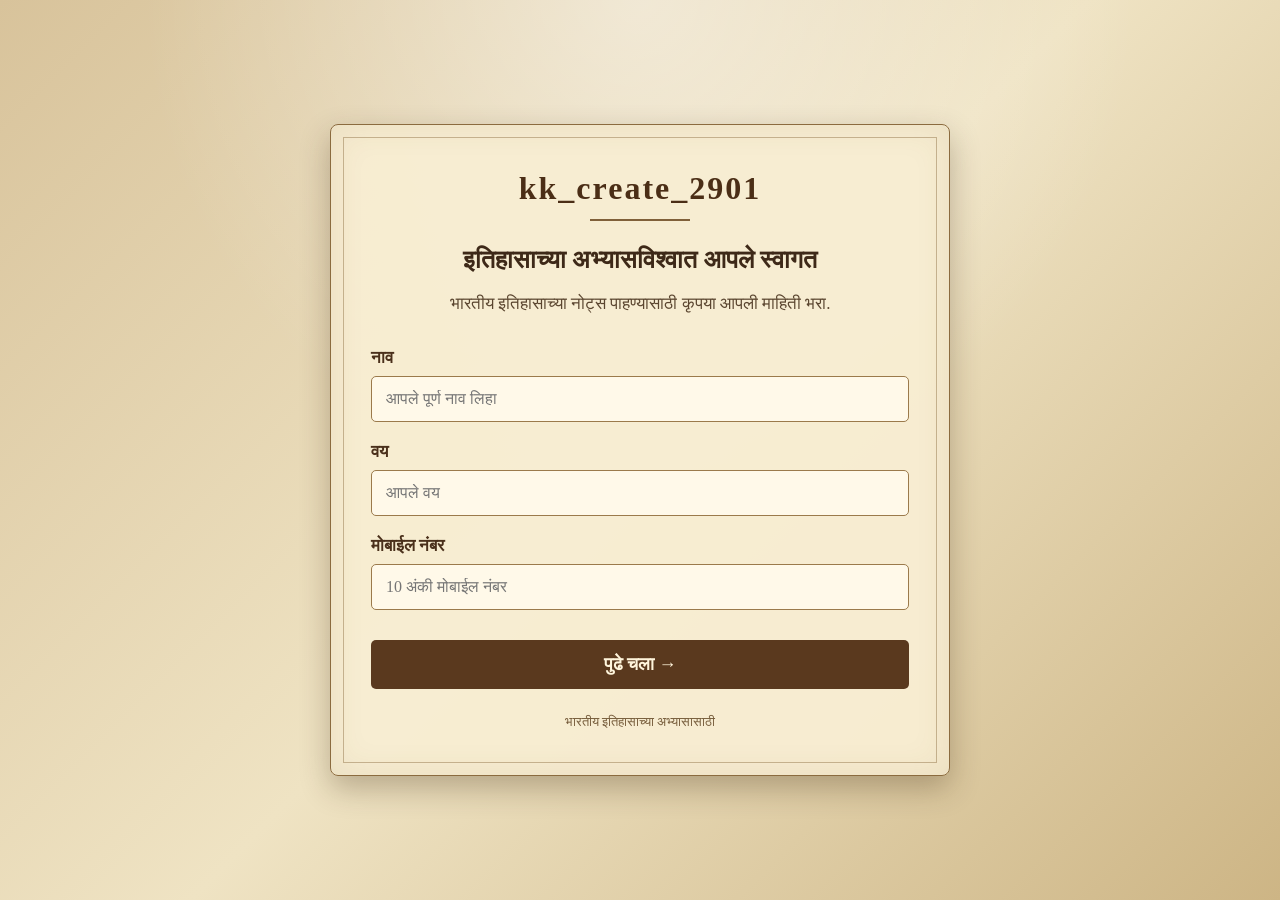
<file: index.html>
<!DOCTYPE html>
<html lang="mr">

<head>

    <meta charset="UTF-8">

    <meta name="viewport"
          content="width=device-width, initial-scale=1.0">

    <title>kk_create_2901 | इतिहासाच्या नोट्स</title>

    <link rel="stylesheet" href="style.css">

</head>


<body>

    <main class="container">

        <div class="logo">
            kk_create_2901
        </div>

        <div class="divider"></div>


        <h2>
            इतिहासाच्या अभ्यासविश्वात आपले स्वागत
        </h2>


        <p class="description">
            भारतीय इतिहासाच्या नोट्स पाहण्यासाठी
            कृपया आपली माहिती भरा.
        </p>


        <form action="subjects.html">

            <div class="form-group">

                <label for="name">
                    नाव
                </label>

                <input
                    type="text"
                    id="name"
                    name="name"
                    placeholder="आपले पूर्ण नाव लिहा"
                    required>

            </div>


            <div class="form-group">

                <label for="age">
                    वय
                </label>

                <input
                    type="number"
                    id="age"
                    name="age"
                    placeholder="आपले वय"
                    min="1"
                    max="120"
                    required>

            </div>


            <div class="form-group">

                <label for="mobile">
                    मोबाईल नंबर
                </label>

                <input
                    type="tel"
                    id="mobile"
                    name="mobile"
                    placeholder="10 अंकी मोबाईल नंबर"
                    maxlength="10"
                    required>

            </div>


            <button
                type="submit"
                class="continue-btn">

                पुढे चला →

            </button>

        </form>


        <div class="footer">
            भारतीय इतिहासाच्या अभ्यासासाठी
        </div>

    </main>

</body>

</html>
</file>
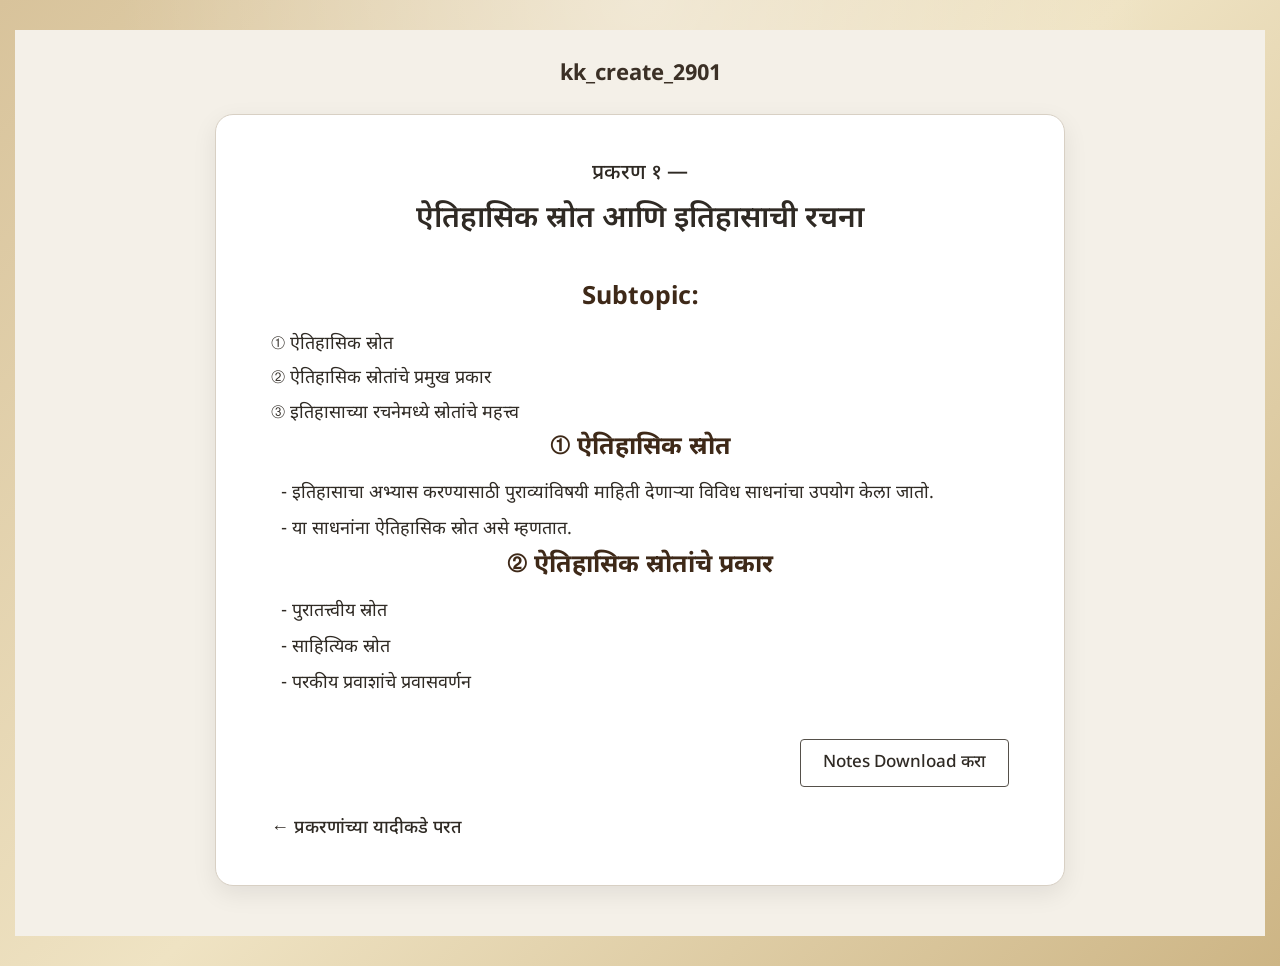
<file: chapter-01.html>
<!DOCTYPE html>
<html lang="mr">

<head>
    <meta charset="UTF-8">
    <meta name="viewport" content="width=device-width, initial-scale=1.0">

    <title>प्रकरण १ — ऐतिहासिक स्रोत आणि इतिहासाची रचना</title>

    <link rel="stylesheet" href="style.css">

    <link href="https://fonts.googleapis.com/css2?family=Noto+Sans+Devanagari:wght@400;500;600;700&display=swap" rel="stylesheet">
</head>

<body>

    <div class="notes-page">

        <!-- Website Name -->

        <div class="notes-logo">
            kk_create_2901
        </div>


        <!-- Main Notes Box -->

        <div class="notes-box">

            <!-- Chapter Heading -->

            <div class="chapter-heading">

                <div class="chapter-number">
                    प्रकरण १ —
                </div>

                <h1>
                    ऐतिहासिक स्रोत आणि इतिहासाची रचना
                </h1>

            </div>


            <!-- Subtopic List -->

            <div class="subtopic-section">

                <h2>Subtopic:</h2>

                <div class="subtopic-list">

                    <div>① ऐतिहासिक स्रोत</div>

                    <div>② ऐतिहासिक स्रोतांचे प्रमुख प्रकार</div>

                    <div>③ इतिहासाच्या रचनेमध्ये स्रोतांचे महत्त्व</div>

                </div>

            </div>


            <!-- Subtopic 1 -->

            <section class="note-section">

                <h2>
                    ① ऐतिहासिक स्रोत
                </h2>

                <div class="note-points">

                    <p>
                        - इतिहासाचा अभ्यास करण्यासाठी पुराव्यांविषयी माहिती देणाऱ्या विविध साधनांचा उपयोग केला जातो.
                    </p>

                    <p>
                        - या साधनांना ऐतिहासिक स्रोत असे म्हणतात.
                    </p>

                </div>

            </section>


            <!-- Subtopic 2 -->

            <section class="note-section">

                <h2>
                    ② ऐतिहासिक स्रोतांचे प्रकार
                </h2>

                <div class="note-points">

                    <p>
                        - पुरातत्त्वीय स्रोत
                    </p>

                    <p>
                        - साहित्यिक स्रोत
                    </p>

                    <p>
                        - परकीय प्रवाशांचे प्रवासवर्णन
                    </p>

                </div>

            </section>


            <!-- Download Button -->

            <div class="download-area">

                <button class="download-button" type="button">
                    Notes Download करा
                </button>

            </div>


            <!-- Back -->

            <a href="chapters-ancient.html" class="back-link">
                ← प्रकरणांच्या यादीकडे परत
            </a>

        </div>

    </div>

</body>

</html>
</file>
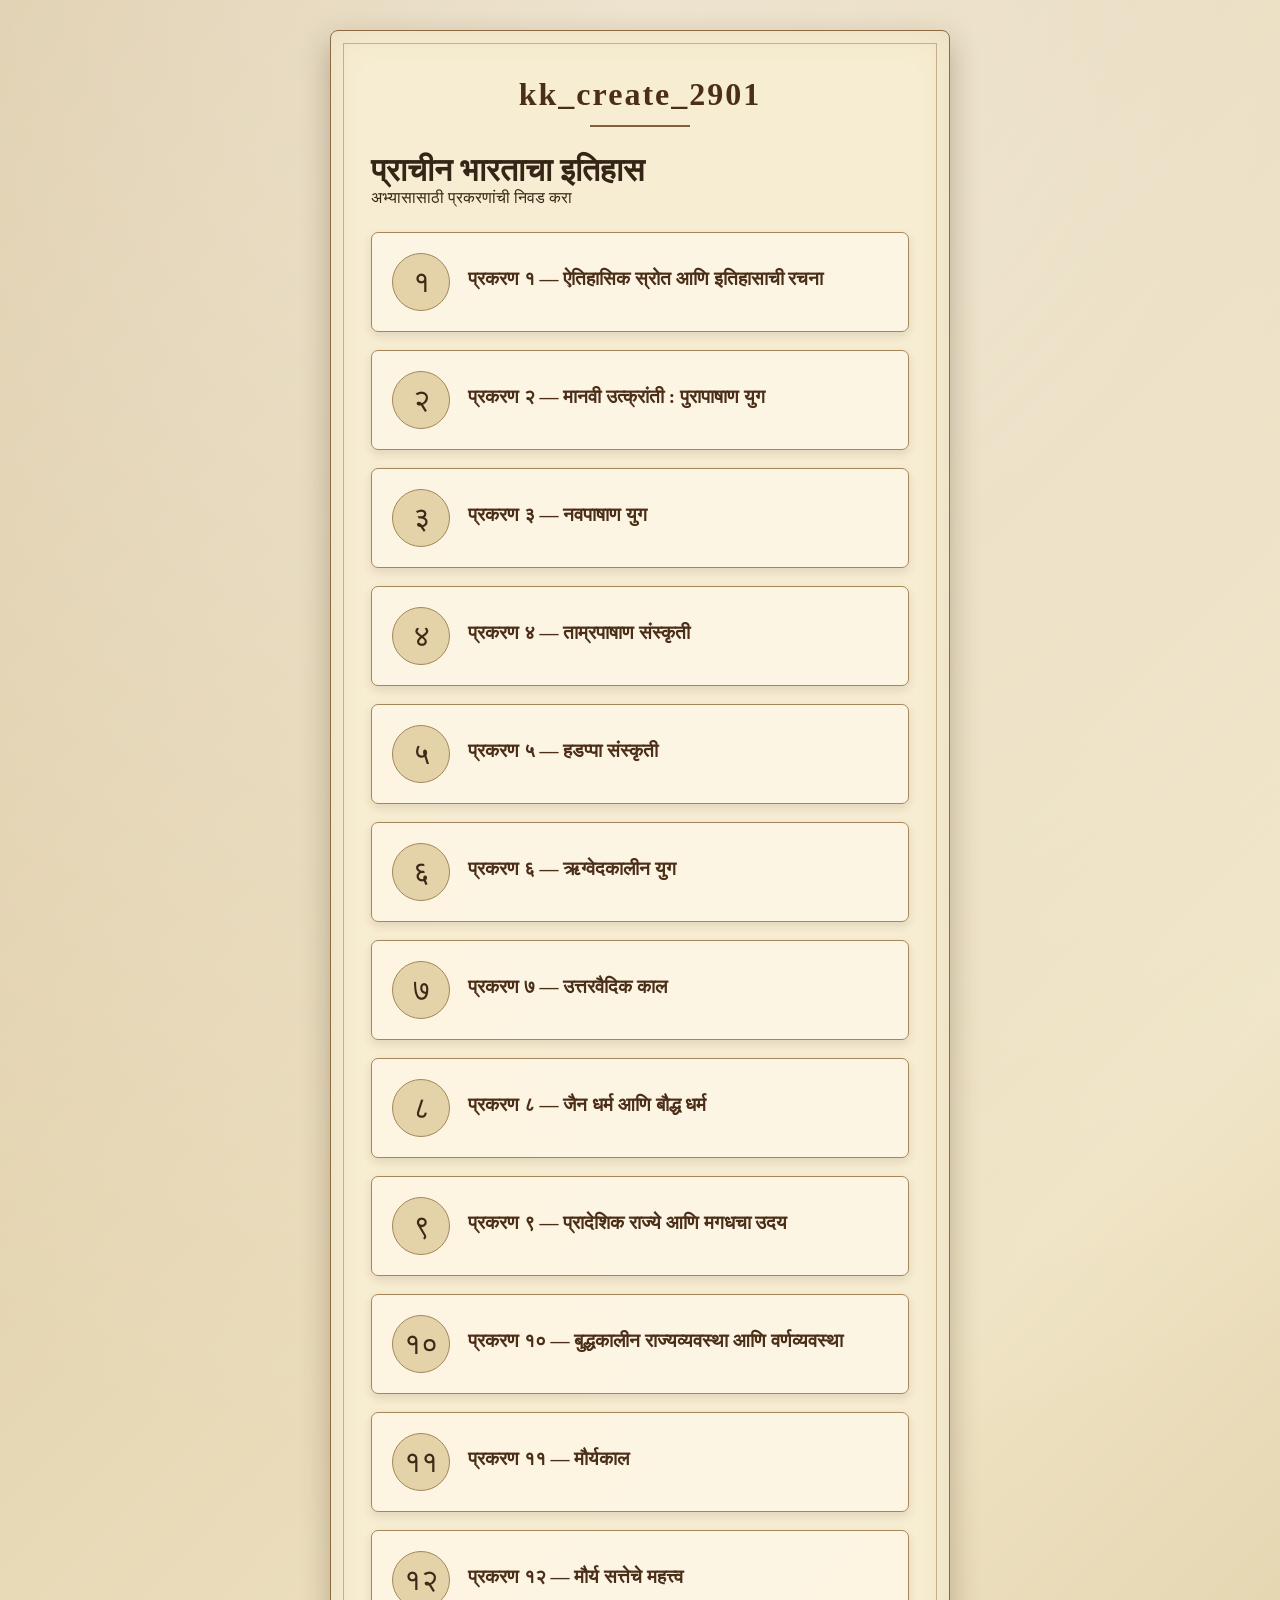
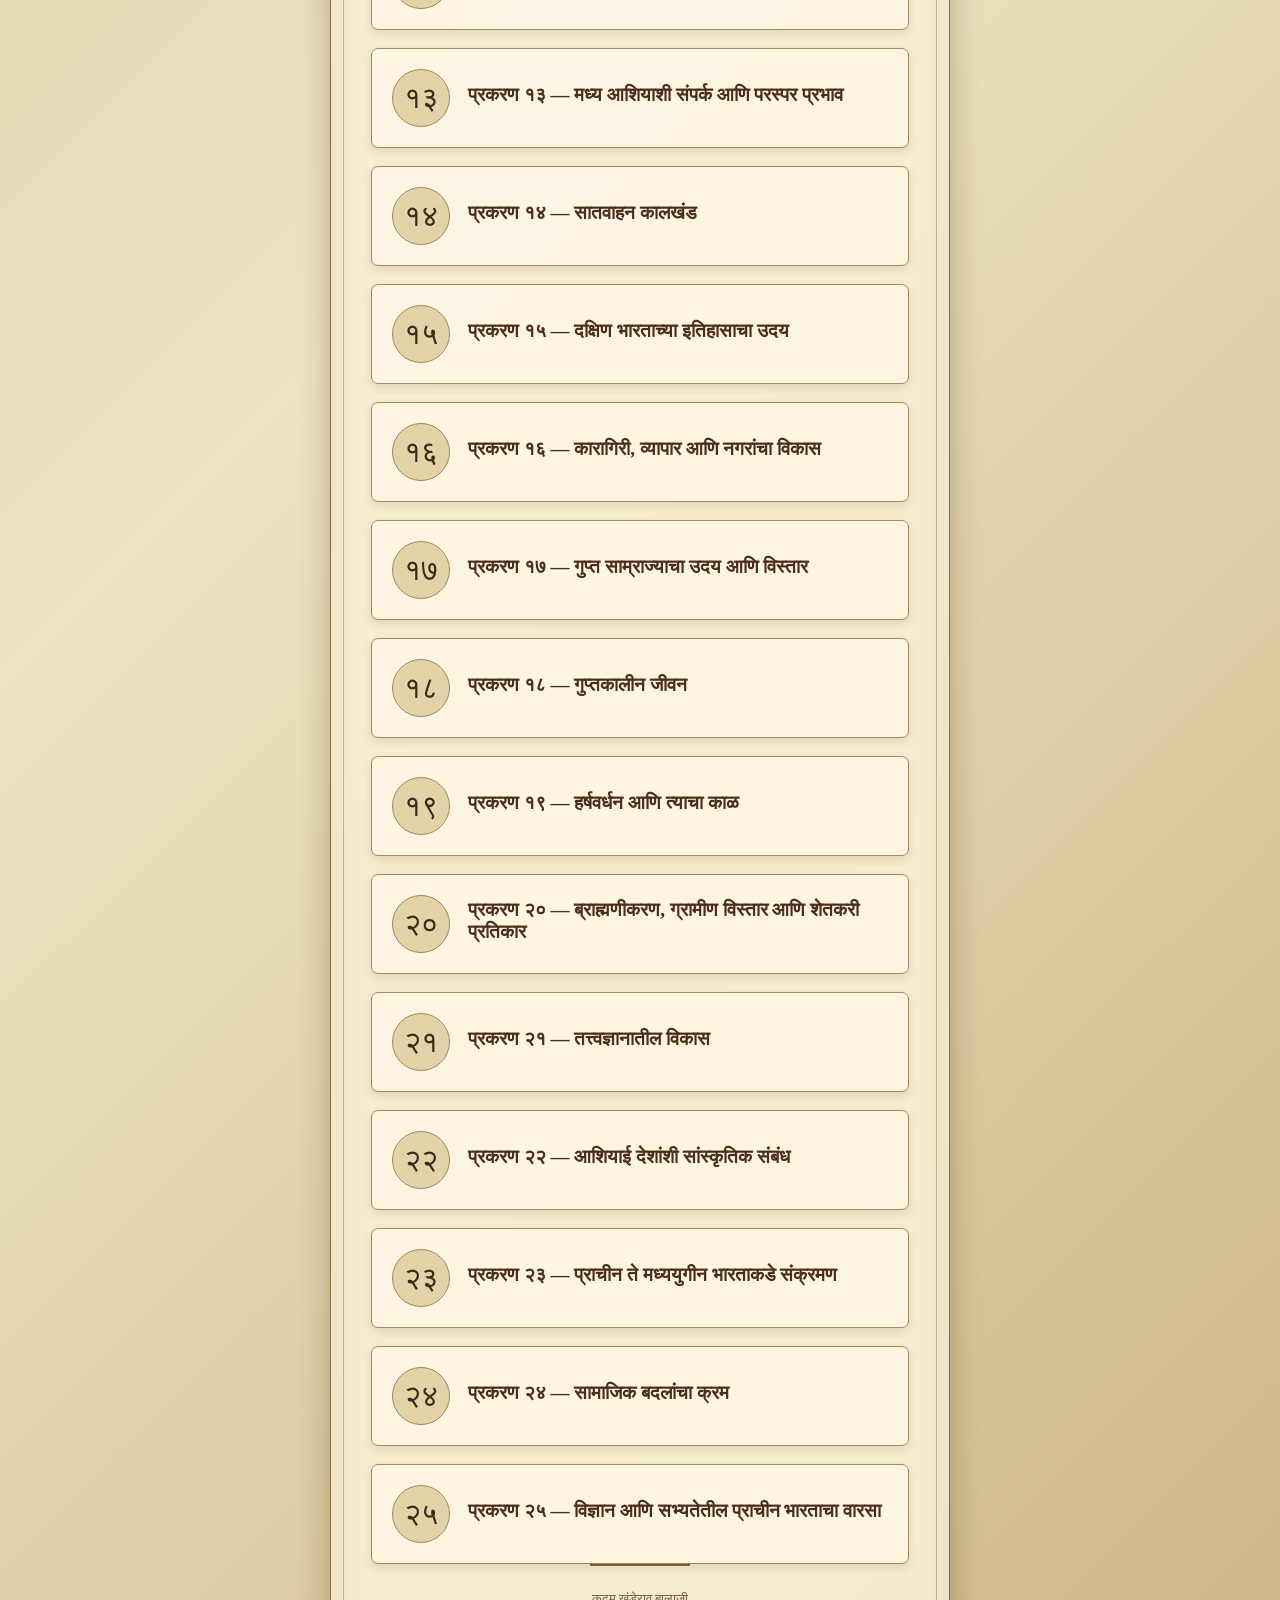
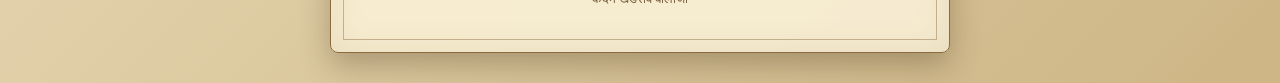
<file: chapters-ancient.html>
<!DOCTYPE html>
<html lang="mr">
<head>
    <meta charset="UTF-8">
    <meta name="viewport" content="width=device-width, initial-scale=1.0">

    <title>प्राचीन भारताचा इतिहास - प्रकरणे</title>

    <link rel="stylesheet" href="style.css">
</head>

<body>

    <div class="container">

        <div class="logo">
            kk_create_2901
        </div>

        <div class="divider"></div>

        <h1>प्राचीन भारताचा इतिहास</h1>

        <p class="subtitle">
            अभ्यासासाठी प्रकरणांची निवड करा
        </p>

        <div class="subject-list">

            <a href="chapter.html" class="subject-card">
                <div class="subject-icon">१</div>
                <h3>प्रकरण १ — ऐतिहासिक स्रोत आणि इतिहासाची रचना</h3>
            </a>

            <a href="chapter.html?chapter=2" class="subject-card">
                <div class="subject-icon">२</div>
                <h3>प्रकरण २ — मानवी उत्क्रांती : पुरापाषाण युग</h3>
            </a>

            <a href="chapter.html?chapter=3" class="subject-card">
                <div class="subject-icon">३</div>
                <h3>प्रकरण ३ — नवपाषाण युग</h3>
            </a>

            <a href="chapter.html?chapter=4" class="subject-card">
                <div class="subject-icon">४</div>
                <h3>प्रकरण ४ — ताम्रपाषाण संस्कृती</h3>
            </a>

            <a href="chapter.html?chapter=5" class="subject-card">
                <div class="subject-icon">५</div>
                <h3>प्रकरण ५ — हडप्पा संस्कृती</h3>
            </a>

            <a href="chapter.html?chapter=6" class="subject-card">
                <div class="subject-icon">६</div>
                <h3>प्रकरण ६ — ऋग्वेदकालीन युग</h3>
            </a>

            <a href="chapter.html?chapter=7" class="subject-card">
                <div class="subject-icon">७</div>
                <h3>प्रकरण ७ — उत्तरवैदिक काल</h3>
            </a>

            <a href="chapter.html?chapter=8" class="subject-card">
                <div class="subject-icon">८</div>
                <h3>प्रकरण ८ — जैन धर्म आणि बौद्ध धर्म</h3>
            </a>

            <a href="chapter.html?chapter=9" class="subject-card">
                <div class="subject-icon">९</div>
                <h3>प्रकरण ९ — प्रादेशिक राज्ये आणि मगधचा उदय</h3>
            </a>

            <a href="chapter.html?chapter=10" class="subject-card">
                <div class="subject-icon">१०</div>
                <h3>प्रकरण १० — बुद्धकालीन राज्यव्यवस्था आणि वर्णव्यवस्था</h3>
            </a>

            <a href="chapter.html?chapter=11" class="subject-card">
                <div class="subject-icon">११</div>
                <h3>प्रकरण ११ — मौर्यकाल</h3>
            </a>

            <a href="chapter.html?chapter=12" class="subject-card">
                <div class="subject-icon">१२</div>
                <h3>प्रकरण १२ — मौर्य सत्तेचे महत्त्व</h3>
            </a>

            <a href="chapter.html?chapter=13" class="subject-card">
                <div class="subject-icon">१३</div>
                <h3>प्रकरण १३ — मध्य आशियाशी संपर्क आणि परस्पर प्रभाव</h3>
            </a>

            <a href="chapter.html?chapter=14" class="subject-card">
                <div class="subject-icon">१४</div>
                <h3>प्रकरण १४ — सातवाहन कालखंड</h3>
            </a>

            <a href="chapter.html?chapter=15" class="subject-card">
                <div class="subject-icon">१५</div>
                <h3>प्रकरण १५ — दक्षिण भारताच्या इतिहासाचा उदय</h3>
            </a>

            <a href="chapter.html?chapter=16" class="subject-card">
                <div class="subject-icon">१६</div>
                <h3>प्रकरण १६ — कारागिरी, व्यापार आणि नगरांचा विकास</h3>
            </a>

            <a href="chapter.html?chapter=17" class="subject-card">
                <div class="subject-icon">१७</div>
                <h3>प्रकरण १७ — गुप्त साम्राज्याचा उदय आणि विस्तार</h3>
            </a>

            <a href="chapter.html?chapter=18" class="subject-card">
                <div class="subject-icon">१८</div>
                <h3>प्रकरण १८ — गुप्तकालीन जीवन</h3>
            </a>

            <a href="chapter.html?chapter=19" class="subject-card">
                <div class="subject-icon">१९</div>
                <h3>प्रकरण १९ — हर्षवर्धन आणि त्याचा काळ</h3>
            </a>

            <a href="chapter.html?chapter=20" class="subject-card">
                <div class="subject-icon">२०</div>
                <h3>प्रकरण २० — ब्राह्मणीकरण, ग्रामीण विस्तार आणि शेतकरी प्रतिकार</h3>
            </a>

            <a href="chapter.html?chapter=21" class="subject-card">
                <div class="subject-icon">२१</div>
                <h3>प्रकरण २१ — तत्त्वज्ञानातील विकास</h3>
            </a>

            <a href="chapter.html?chapter=22" class="subject-card">
                <div class="subject-icon">२२</div>
                <h3>प्रकरण २२ — आशियाई देशांशी सांस्कृतिक संबंध</h3>
            </a>

            <a href="chapter.html?chapter=23" class="subject-card">
                <div class="subject-icon">२३</div>
                <h3>प्रकरण २३ — प्राचीन ते मध्ययुगीन भारताकडे संक्रमण</h3>
            </a>

            <a href="chapter.html?chapter=24" class="subject-card">
                <div class="subject-icon">२४</div>
                <h3>प्रकरण २४ — सामाजिक बदलांचा क्रम</h3>
            </a>

            <a href="chapter.html?chapter=25" class="subject-card">
                <div class="subject-icon">२५</div>
                <h3>प्रकरण २५ — विज्ञान आणि सभ्यतेतील प्राचीन भारताचा वारसा</h3>
            </a>

        </div>

        <div class="divider"></div>

        <p class="footer">
            कदम खंडेराव बालाजी 
        </p>

    </div>

</body>
</html>
</file>
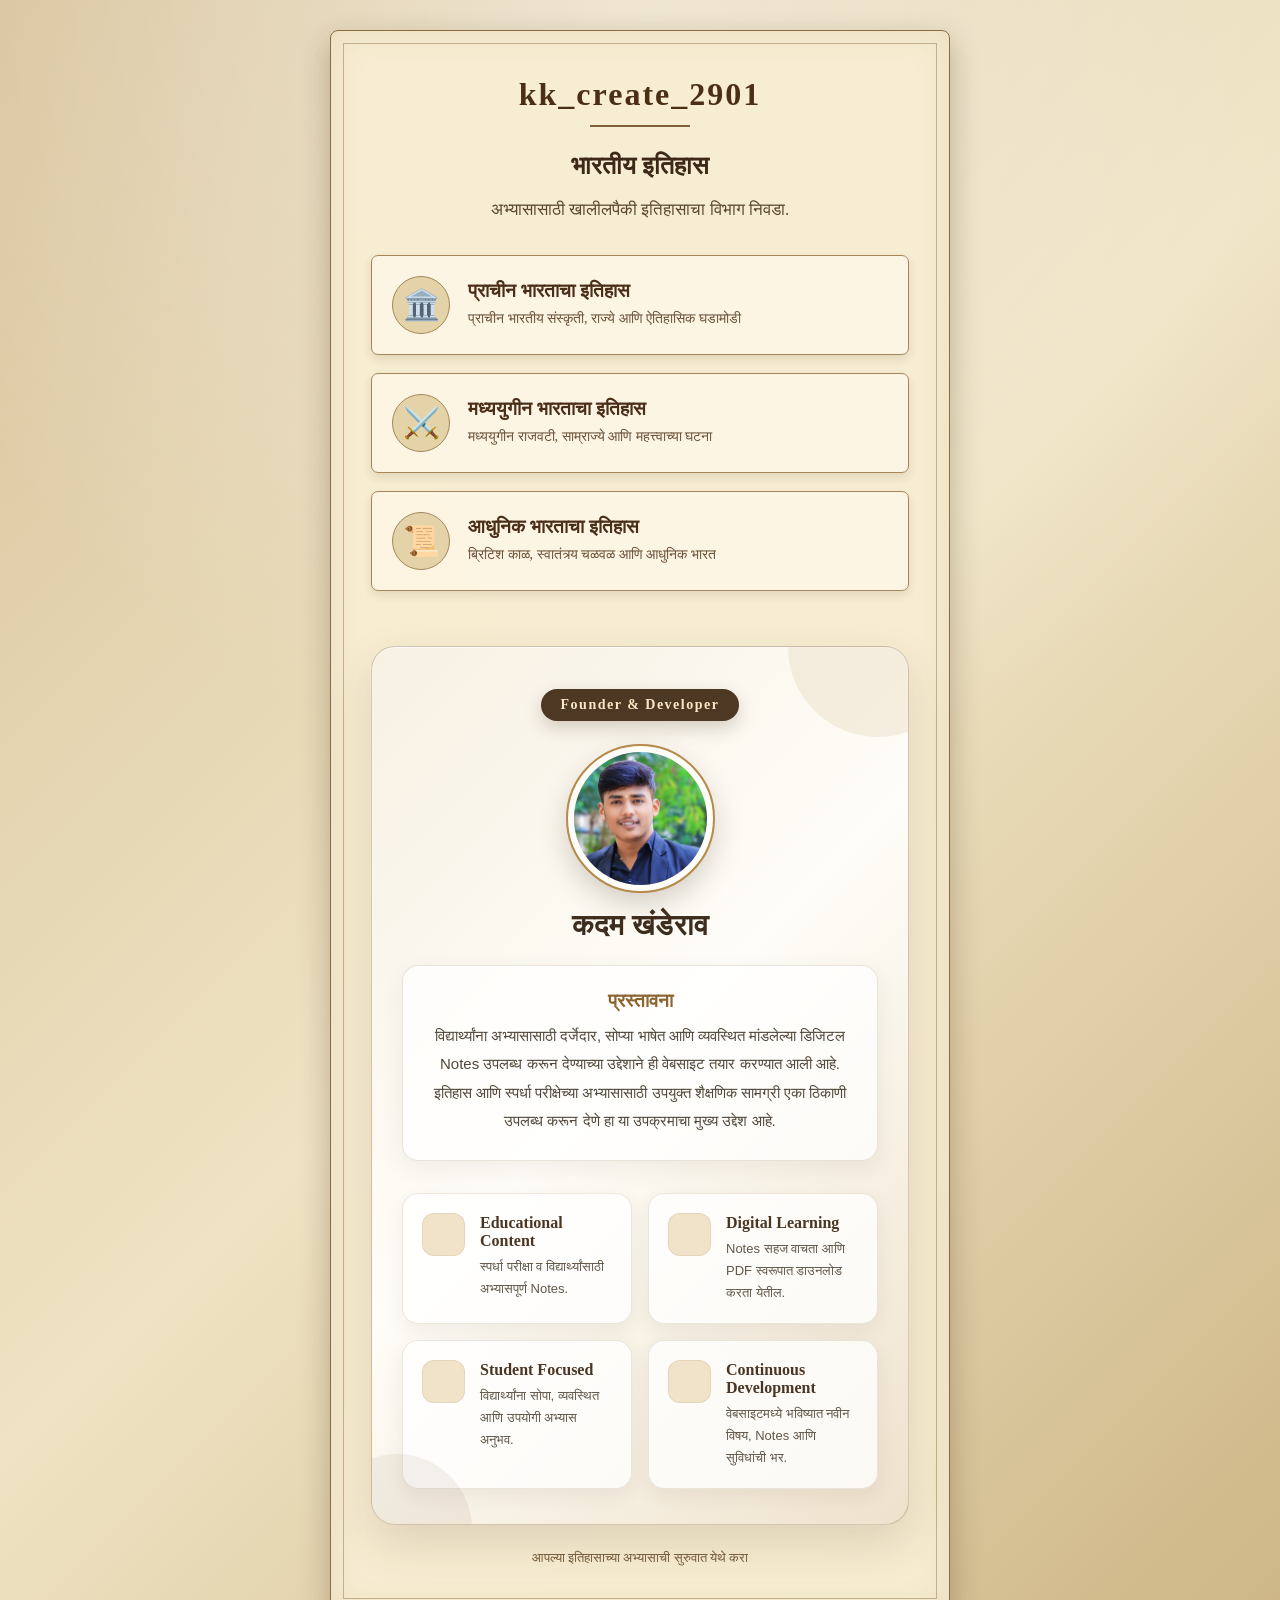
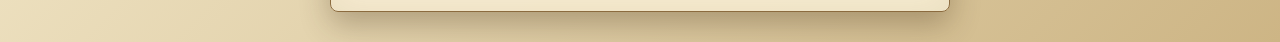
<file: subjects.html>
<!DOCTYPE html>
<html lang="mr">

<head>

    <meta charset="UTF-8">

    <meta name="viewport"
          content="width=device-width, initial-scale=1.0">

    <title>kk_create_2901 | विषय</title>

    <link rel="stylesheet" href="style.css">

</head>


<body>

    <main class="container">

        <div class="logo">
            kk_create_2901
        </div>

        <div class="divider"></div>


        <h2>
            भारतीय इतिहास
        </h2>


        <p class="description">
            अभ्यासासाठी खालीलपैकी इतिहासाचा विभाग निवडा.
        </p>


        <!-- Subjects -->

        <div class="subject-list">


            <a href="chapters-ancient.html"
               class="subject-card">

                <div class="subject-icon">
                    🏛️
                </div>

                <div>
                    <h3>
                        प्राचीन भारताचा इतिहास
                    </h3>

                    <p>
                        प्राचीन भारतीय संस्कृती,
                        राज्ये आणि ऐतिहासिक घडामोडी
                    </p>
                </div>

            </a>


            <a href="#"
               class="subject-card">

                <div class="subject-icon">
                    ⚔️
                </div>

                <div>
                    <h3>
                        मध्ययुगीन भारताचा इतिहास
                    </h3>

                    <p>
                        मध्ययुगीन राजवटी,
                        साम्राज्ये आणि महत्त्वाच्या घटना
                    </p>
                </div>

            </a>


            <a href="#"
               class="subject-card">

                <div class="subject-icon">
                    📜
                </div>

                <div>
                    <h3>
                        आधुनिक भारताचा इतिहास
                    </h3>

                    <p>
                        ब्रिटिश काळ, स्वातंत्र्य चळवळ
                        आणि आधुनिक भारत
                    </p>
                </div>

            </a>


        </div>


        <!-- Developer Section -->

        <section class="developer-section">

            <div class="developer-title">
                Founder & Developer
            </div>


            <img
                src="developer.jpg.jpeg"
                alt="कदम खंडेराव - Founder & Developer"
                class="developer-photo"
            >


            <h2 class="developer-name">
                कदम खंडेराव
            </h2>


            <div class="developer-intro">

                <h3>
                    प्रस्तावना
                </h3>

                <p>
                    विद्यार्थ्यांना अभ्यासासाठी दर्जेदार,
                    सोप्या भाषेत आणि व्यवस्थित मांडलेल्या
                    डिजिटल Notes उपलब्ध करून देण्याच्या
                    उद्देशाने ही वेबसाइट तयार करण्यात आली आहे.
                    इतिहास आणि स्पर्धा परीक्षेच्या अभ्यासासाठी
                    उपयुक्त शैक्षणिक सामग्री एका ठिकाणी
                    उपलब्ध करून देणे हा या उपक्रमाचा
                    मुख्य उद्देश आहे.
                </p>

            </div>


            <div class="developer-features">


                <div class="developer-feature">

                    <div class="feature-icon">
                        
                    </div>

                    <div>

                        <h3>
                            Educational Content
                        </h3>

                        <p>
                            स्पर्धा परीक्षा व विद्यार्थ्यांसाठी
                            अभ्यासपूर्ण Notes.
                        </p>

                    </div>

                </div>


                <div class="developer-feature">

                    <div class="feature-icon">
                        
                    </div>

                    <div>

                        <h3>
                            Digital Learning
                        </h3>

                        <p>
                            Notes सहज वाचता आणि PDF स्वरूपात
                            डाउनलोड करता येतील.
                        </p>

                    </div>

                </div>


                <div class="developer-feature">

                    <div class="feature-icon">
                        
                    </div>

                    <div>

                        <h3>
                            Student Focused
                        </h3>

                        <p>
                            विद्यार्थ्यांना सोपा, व्यवस्थित
                            आणि उपयोगी अभ्यास अनुभव.
                        </p>

                    </div>

                </div>


                <div class="developer-feature">

                    <div class="feature-icon">
                        
                    </div>

                    <div>

                        <h3>
                            Continuous Development
                        </h3>

                        <p>
                            वेबसाइटमध्ये भविष्यात नवीन विषय,
                            Notes आणि सुविधांची भर.
                        </p>

                    </div>

                </div>


            </div>

        </section>


        <div class="footer">
            आपल्या इतिहासाच्या अभ्यासाची सुरुवात येथे करा
        </div>


    </main>

</body>

</html>
</file>
<file: style.css>
/* ========================================
   kk_create_2901
   Premium Historical Academic Theme
   ======================================== */

* {
    box-sizing: border-box;
    margin: 0;
    padding: 0;
}


/* ========================================
   GLOBAL BODY
   ======================================== */

body {
    min-height: 100vh;

    font-family: Georgia, "Noto Serif Devanagari", serif;

    background:
        radial-gradient(circle at top, rgba(255,255,255,0.45), transparent 45%),
        linear-gradient(135deg, #d8c39b, #efe3c3, #cdb585);

    color: #352516;

    display: flex;
    justify-content: center;
    align-items: center;

    padding: 30px 15px;
}


/* ========================================
   REGISTRATION PAGE
   ======================================== */

.container {
    width: 100%;
    max-width: 620px;

    background: rgba(248, 238, 211, 0.96);

    border: 1px solid #8b6b3f;
    border-radius: 8px;

    padding: 45px 40px;

    box-shadow:
        0 12px 30px rgba(60, 40, 15, 0.30),
        inset 0 0 35px rgba(120, 85, 35, 0.10);

    position: relative;
}


/* Decorative Border */

.container::before {
    content: "";

    position: absolute;

    top: 12px;
    left: 12px;
    right: 12px;
    bottom: 12px;

    border: 1px solid rgba(139, 107, 63, 0.45);

    pointer-events: none;
}


/* Website Title */

.logo {
    text-align: center;

    font-size: 32px;
    font-weight: bold;

    letter-spacing: 2px;

    color: #4b2e16;

    margin-bottom: 12px;
}


/* Divider */

.divider {
    width: 100px;
    height: 2px;

    background: #806039;

    margin: 0 auto 25px;
}


/* Main Heading */

h2 {
    text-align: center;

    font-size: 25px;

    color: #3e2918;

    margin-bottom: 15px;
}


/* Description */

.description {
    text-align: center;

    font-size: 17px;

    line-height: 1.7;

    margin-bottom: 30px;

    color: #5b4630;
}


/* Form */

.form-group {
    margin-bottom: 20px;
}


label {
    display: block;

    font-size: 17px;
    font-weight: bold;

    margin-bottom: 8px;

    color: #4a301b;
}


input {
    width: 100%;

    padding: 13px 14px;

    font-size: 16px;

    font-family: inherit;

    color: #342313;

    background: #fff9e9;

    border: 1px solid #9b7a4b;

    border-radius: 5px;

    outline: none;
}


input:focus {
    border-color: #5c3b1e;

    box-shadow: 0 0 0 3px rgba(92, 59, 30, 0.12);
}


/* Continue Button */

.continue-btn {
    width: 100%;

    margin-top: 10px;

    padding: 14px;

    border: none;
    border-radius: 5px;

    background: #5a391e;

    color: #fff5dc;

    font-family: inherit;

    font-size: 18px;
    font-weight: bold;

    cursor: pointer;

    transition: 0.2s;
}


.continue-btn:hover {
    background: #3f2715;

    transform: translateY(-1px);
}


/* Footer */

.footer {
    text-align: center;

    margin-top: 25px;

    font-size: 13px;

    color: #765c3b;
}


/* ========================================
   SUBJECTS PAGE
   ======================================== */

.subject-list {
    display: flex;

    flex-direction: column;

    gap: 18px;

    margin-top: 25px;
}


.subject-card {
    display: flex;

    align-items: center;

    gap: 18px;

    padding: 20px;

    text-decoration: none;

    color: #3e2918;

    background: rgba(255, 249, 233, 0.75);

    border: 1px solid #a4875b;

    border-radius: 7px;

    box-shadow:
        0 4px 10px rgba(70, 45, 20, 0.12);

    transition: 0.2s;
}


.subject-card:hover {
    transform: translateY(-3px);

    background: #fff8e7;

    border-color: #6b4928;

    box-shadow:
        0 7px 16px rgba(70, 45, 20, 0.20);
}


.subject-icon {
    min-width: 58px;
    height: 58px;

    display: flex;

    align-items: center;
    justify-content: center;

    font-size: 30px;

    background: #e4d2a9;

    border: 1px solid #a4875b;

    border-radius: 50%;
}


.subject-card h3 {
    margin-bottom: 6px;

    font-size: 19px;

    color: #4a2e18;
}


.subject-card p {
    font-size: 14px;

    line-height: 1.5;

    color: #6a5137;
}


/* ========================================
   NOTES PAGE
   ======================================== */

.notes-page {
    min-height: 100vh;

    width: 100%;

    padding: 30px 15px 50px;

    background: #f4f0e8;

    font-family: "Noto Sans Devanagari", sans-serif;

    color: #2f2a24;
}


/* Website Name */

.notes-logo {
    text-align: center;

    font-size: 22px;

    font-weight: 700;

    margin-bottom: 25px;

    color: #3b3026;
}


/* Main Notes Box */

.notes-box {
    width: 100%;

    max-width: 850px;

    margin: 0 auto;

    padding: 45px 55px;

    background: #ffffff;

    border: 1px solid #d8d0c4;

    border-radius: 18px;

    box-shadow:
        0 8px 25px rgba(0, 0, 0, 0.08);
}


/* ========================================
   CHAPTER HEADING
   ======================================== */

.chapter-heading {
    text-align: center;

    margin-bottom: 38px;
}


.chapter-number {
    font-size: 21px;

    font-weight: 500;

    margin-bottom: 8px;
}


.chapter-heading h1 {
    margin: 0;

    font-size: 30px;

    font-weight: 600;

    line-height: 1.6;
}


/* ========================================
   SUBTOPICS LIST
   ======================================== */

.chapter-overview {
    margin-bottom: 40px;

    padding-bottom: 25px;

    border-bottom: 1px solid #d8d0c4;
}


.chapter-overview h2 {
    margin: 0 0 15px 0;

    font-size: 21px;

    font-weight: 600;

    text-align: left;
}


.subtopic-list {
    font-size: 18px;

    line-height: 1.8;
}


.subtopic-list div {
    margin-bottom: 2px;
}


/* ========================================
   NOTES
   ======================================== */

.notes-content {
    min-height: 250px;
}


.notes-main-title {
    margin: 0 0 25px 0;

    font-size: 18px;

    font-weight: 600;
}


.note-topic {
    margin-bottom: 30px;
}


.note-topic h3 {
    margin: 0 0 10px 0;

    font-size: 21px;

    font-weight: 600;

    line-height: 1.5;
}


.note-points {
    padding-left: 10px;
}


.note-points p {
    margin: 0 0 5px 0;

    font-size: 18px;

    line-height: 1.7;
}


/* ========================================
   OPTIONAL SECTIONS
   ======================================== */


/* Default: Hidden */

.optional-section {
    display: none;

    margin-top: 35px;

    padding-top: 25px;

    border-top: 1px solid #ded8ce;
}


/* ON */

.optional-section.optional-on {
    display: block;
}


/* Optional Section Heading */

.optional-section h2 {
    margin: 0 0 18px 0;

    text-align: left;

    font-size: 21px;

    font-weight: 600;

    color: #352d25;
}


/* Optional Content */

.optional-content {
    padding: 16px 18px;

    background: #faf8f4;

    border-left: 3px solid #8a765b;

    border-radius: 4px;
}


.optional-content p {
    margin: 0;

    font-size: 17px;

    line-height: 1.7;
}


/* Optional Placeholder */

.optional-placeholder {
    min-height: 120px;

    display: flex;

    align-items: center;

    justify-content: center;

    text-align: center;

    padding: 25px;

    background: #faf9f6;

    border: 1px dashed #b9b0a3;

    border-radius: 6px;
}


.optional-placeholder p {
    margin: 0;

    font-size: 17px;

    line-height: 1.7;

    color: #766f66;
}


/* ========================================
   DOWNLOAD
   ======================================== */

.download-area {
    text-align: right;

    margin-top: 40px;

    margin-bottom: 30px;
}


.download-button {
    padding: 12px 22px;

    font-family: "Noto Sans Devanagari", sans-serif;

    font-size: 17px;

    font-weight: 500;

    background: #ffffff;

    color: #2f2a24;

    border: 1px solid #55504a;

    border-radius: 4px;

    cursor: pointer;

    transition: 0.2s;
}


.download-button:hover {
    background: #f1ede6;

    transform: translateY(-1px);
}


/* ========================================
   BACK LINK
   ======================================== */

.back-link {
    display: inline-block;

    font-size: 18px;

    color: #2f2a24;

    text-decoration: none;

    font-weight: 500;
}


.back-link:hover {
    text-decoration: underline;
}


/* ========================================
   MOBILE
   ======================================== */

@media (max-width: 600px) {

    body {
        padding: 15px;
    }


    .container {
        padding: 35px 22px;
    }


    .logo {
        font-size: 25px;
    }


    h2 {
        font-size: 21px;
    }


    .description {
        font-size: 15px;
    }


    .subject-card {
        padding: 15px;
    }


    .subject-icon {
        min-width: 48px;
        height: 48px;

        font-size: 24px;
    }


    .subject-card h3 {
        font-size: 17px;
    }


    .notes-page {
        padding: 20px 10px 35px;
    }


    .notes-logo {
        font-size: 18px;

        margin-bottom: 18px;
    }


    .notes-box {
        padding: 30px 22px;

        border-radius: 16px;
    }


    .chapter-heading {
        margin-bottom: 30px;
    }


    .chapter-number {
        font-size: 18px;
    }


    .chapter-heading h1 {
        font-size: 23px;

        line-height: 1.55;
    }


    .chapter-overview {
        margin-bottom: 30px;

        padding-bottom: 22px;
    }


    .chapter-overview h2 {
        font-size: 19px;
    }


    .subtopic-list {
        font-size: 17px;

        line-height: 1.75;
    }


    .notes-main-title {
        font-size: 22px;

        margin-bottom: 22px;
    }


    .note-topic {
        margin-bottom: 25px;
    }


    .note-topic h3 {
        font-size: 19px;

        margin-bottom: 8px;
    }


    .note-points p {
        margin-bottom: 4px;

        font-size: 17px;

        line-height: 1.65;
    }


    .optional-section {
        margin-top: 28px;

        padding-top: 22px;
    }


    .optional-section h2 {
        font-size: 19px;
    }


    .optional-content p,
    .optional-placeholder p {
        font-size: 16px;

        line-height: 1.7;
    }


    .download-area {
        text-align: left;

        margin-top: 30px;

        margin-bottom: 25px;
    }


    .download-button {
        font-size: 16px;

        width: 100%;
    }


    .back-link {
        font-size: 16px;
    }
}


/* ========================================
   PRINT / PDF
   ======================================== */

@media print {

    body {
        background: white !important;

        padding: 0 !important;
    }


    .notes-page {
        padding: 0 !important;

        background: white !important;
    }


    .notes-logo {
        display: none !important;
    }


    .notes-box {
        max-width: 100%;

        margin: 0;

        padding: 25px;

        border: none;

        box-shadow: none;

        border-radius: 0;
    }


    .download-area,
    .back-link {
        display: none !important;
    }


    .notes-page,
    .notes-box {
        color: #000000 !important;
    }


    .note-topic {
        break-inside: avoid;
    }


    .optional-section {
        break-inside: avoid;
    }
}
/* =========================================
   PREMIUM DEVELOPER SECTION
   kk_create_2901
   ========================================= */

.developer-section {
    margin-top: 55px;
    padding: 42px 30px 35px;
    position: relative;
    overflow: hidden;

    background:
        linear-gradient(
            135deg,
            #f7f0e3 0%,
            #fffdf8 48%,
            #eee2cc 100%
        );

    border: 1px solid rgba(139, 107, 63, 0.35);
    border-radius: 24px;

    box-shadow:
        0 18px 45px rgba(70, 48, 25, 0.14),
        inset 0 1px 0 rgba(255,255,255,0.8);

    text-align: center;
}


/* Decorative glow */

.developer-section::before {
    content: "";
    position: absolute;

    width: 180px;
    height: 180px;

    top: -90px;
    right: -60px;

    background: rgba(180, 139, 67, 0.12);

    border-radius: 50%;

    pointer-events: none;
}


.developer-section::after {
    content: "";
    position: absolute;

    width: 150px;
    height: 150px;

    bottom: -80px;
    left: -50px;

    background: rgba(112, 79, 39, 0.08);

    border-radius: 50%;

    pointer-events: none;
}


/* Founder badge */

.developer-title {
    display: inline-block;

    padding: 8px 20px;

    margin-bottom: 25px;

    background: #4d3824;
    color: #f8e8c7;

    border-radius: 50px;

    font-family:
        Georgia,
        "Times New Roman",
        serif;

    font-size: 14px;
    font-weight: 600;

    letter-spacing: 1.5px;

    box-shadow:
        0 7px 18px rgba(77, 56, 36, 0.22);
}


/* Developer photo */

.developer-photo {
    display: block;

    width: 145px;
    height: 145px;

    object-fit: cover;

    margin: 0 auto 18px;

    border-radius: 50%;

    border: 6px solid #fffdf8;

    outline: 2px solid #b58a4a;

    box-shadow:
        0 12px 30px rgba(55, 39, 22, 0.22);

    transition:
        transform 0.35s ease,
        box-shadow 0.35s ease;
}


.developer-photo:hover {
    transform: scale(1.04);

    box-shadow:
        0 16px 38px rgba(55, 39, 22, 0.30);
}


/* Developer name */

.developer-name {
    margin: 8px 0 22px;

    color: #3e2c1d;

    font-family:
        Georgia,
        "Noto Serif Devanagari",
        serif;

    font-size: 29px;

    font-weight: 700;

    letter-spacing: 0.3px;
}


/* Introduction */

.developer-intro {
    max-width: 720px;

    margin: 0 auto 32px;

    padding: 24px 26px;

    background:
        rgba(255, 255, 255, 0.72);

    border-radius: 16px;

    border: 1px solid
        rgba(139, 107, 63, 0.18);

    box-shadow:
        0 8px 25px rgba(70, 48, 25, 0.07);
}


.developer-intro h3 {
    margin: 0 0 10px;

    color: #8b642f;

    font-family:
        Georgia,
        "Noto Serif Devanagari",
        serif;

    font-size: 19px;
}


.developer-intro p {
    margin: 0;

    color: #514638;

    font-family:
        "Noto Sans Devanagari",
        sans-serif;

    font-size: 15px;

    line-height: 1.9;
}


/* Feature grid */

.developer-features {
    display: grid;

    grid-template-columns:
        repeat(2, minmax(0, 1fr));

    gap: 16px;

    max-width: 760px;

    margin: 0 auto;
}


/* Feature card */

.developer-feature {
    display: flex;

    align-items: flex-start;

    gap: 15px;

    padding: 19px;

    text-align: left;

    background:
        rgba(255, 255, 255, 0.78);

    border: 1px solid
        rgba(139, 107, 63, 0.16);

    border-radius: 16px;

    box-shadow:
        0 7px 20px rgba(70, 48, 25, 0.07);

    transition:
        transform 0.3s ease,
        box-shadow 0.3s ease,
        border-color 0.3s ease;
}


.developer-feature:hover {
    transform: translateY(-4px);

    border-color:
        rgba(139, 107, 63, 0.38);

    box-shadow:
        0 13px 28px rgba(70, 48, 25, 0.13);
}


/* Feature icons */

.feature-icon {
    flex-shrink: 0;

    width: 43px;
    height: 43px;

    display: flex;

    align-items: center;
    justify-content: center;

    background: #f1e3ca;

    border-radius: 12px;

    font-size: 21px;

    box-shadow:
        inset 0 0 0 1px
        rgba(139, 107, 63, 0.12);
}


/* Feature headings */

.developer-feature h3 {
    margin: 1px 0 6px;

    color: #4b3623;

    font-family:
        Georgia,
        "Noto Serif Devanagari",
        serif;

    font-size: 16px;

    font-weight: 700;
}


/* Feature text */

.developer-feature p {
    margin: 0;

    color: #625748;

    font-family:
        "Noto Sans Devanagari",
        sans-serif;

    font-size: 13px;

    line-height: 1.7;
}


/* =========================================
   MOBILE
   ========================================= */

@media (max-width: 600px) {

    .developer-section {
        margin-top: 40px;

        padding: 32px 17px 27px;

        border-radius: 20px;
    }


    .developer-title {
        font-size: 12px;

        padding: 7px 16px;

        letter-spacing: 1px;
    }


    .developer-photo {
        width: 125px;
        height: 125px;

        border-width: 5px;
    }


    .developer-name {
        font-size: 24px;

        margin-bottom: 18px;
    }


    .developer-intro {
        padding: 19px 16px;

        margin-bottom: 23px;
    }


    .developer-intro h3 {
        font-size: 17px;
    }


    .developer-intro p {
        font-size: 14px;

        line-height: 1.8;
    }


    .developer-features {
        grid-template-columns: 1fr;

        gap: 12px;
    }


    .developer-feature {
        padding: 16px;
    }

}
</file>
